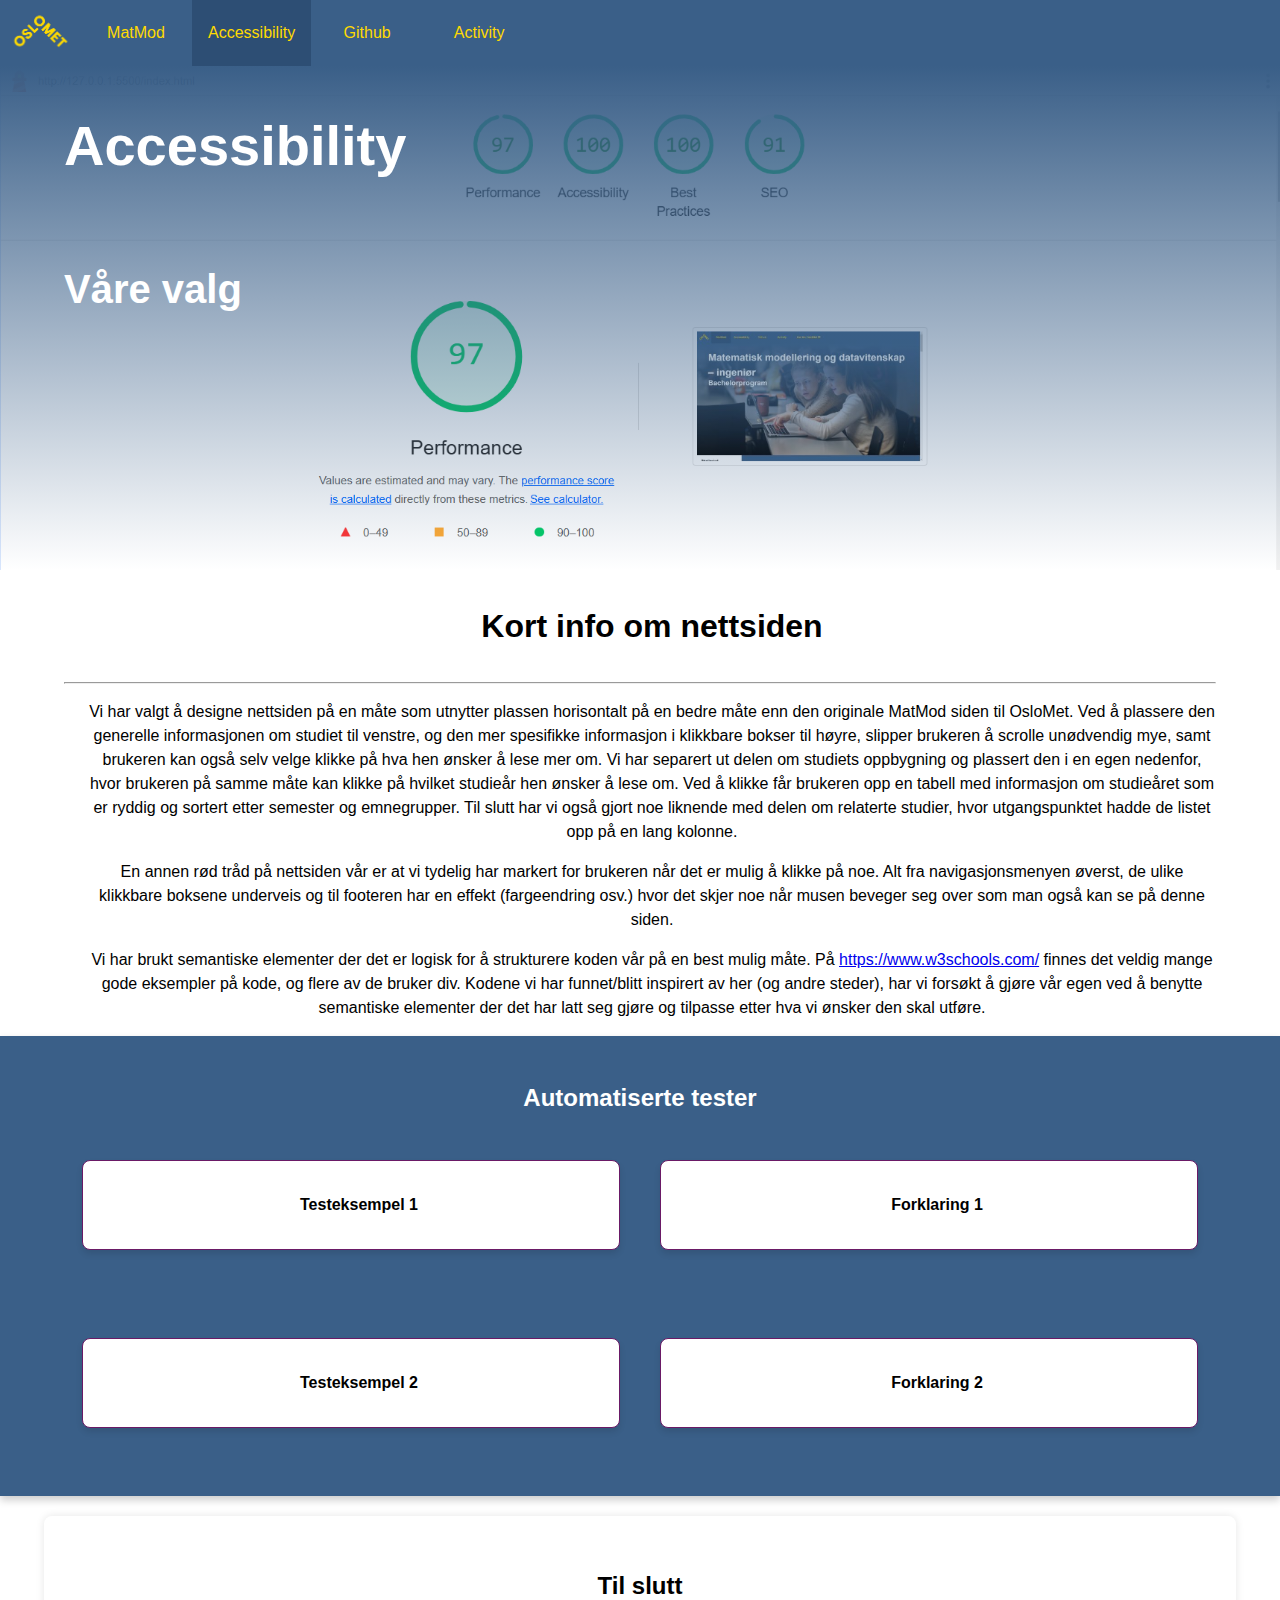
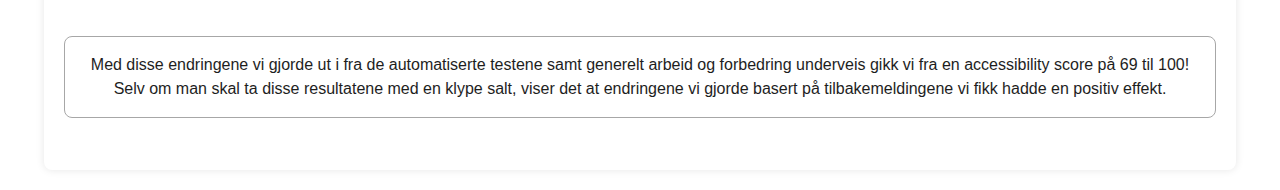
<file: accessibility.html>
<!DOCTYPE html>
<html lang="en">
<head>
    <meta charset="UTF-8">
    <meta name="viewport" content="width=device-width, initial-scale=1.0">
    <link rel="stylesheet" href="css/main.css">
    <!--social media icons are taken from this website: https://cdnjs.com/libraries/font-awesome-->
    <link rel="stylesheet" type="text/css" href="https://cdnjs.cloudflare.com/ajax/libs/font-awesome/6.6.0/css/all.min.css">
    <title>Exam</title>
</head>
<body class="accessibility-page">
    <header> 

        <!-- Navigation bar-->
        <nav class="topnav">
            <a href="https://www.oslomet.no/"><img src="images/oslomet-logo.png" alt="OsloMet - Logo" class="topnav-logo"></a>
            <ul>
                <li><a href="index.html">MatMod</a></li>
                <li><a href="accessibility.html" class="active">Accessibility</a></li>
                <li><a href="github.html">Github</a></li>
                <li><a href="activity.html">Activity</a></li>
            </ul>
        </nav>
    </header>

<!-- Front page picture. H1 and H2 is the title -->
      <div class="frontpage-container">
        <div class="gradient"></div>
          <img src="images/lighthouse-test-final.png" alt="Lighthouse test sammendrag" class="PictureFrontPage">
          <h1>Accessibility</h1>
          <h2>Våre valg</h2>
      </div>   

<!-- Main -->
<main class="accessibility-main">
<!-- Article: Information about our website -->
    <article class="secondary-box">
        <h3>Kort info om nettsiden</h3>
        <hr>
            <p>Vi har valgt å designe nettsiden på en måte som utnytter plassen horisontalt på en bedre måte enn den originale MatMod siden til OsloMet. Ved å plassere den generelle informasjonen om studiet til venstre, og den mer spesifikke informasjon i klikkbare bokser til høyre, slipper brukeren å scrolle unødvendig mye, samt brukeren kan også selv velge klikke på hva hen ønsker å lese mer om. Vi har separert ut delen om studiets oppbygning og plassert den i en egen nedenfor, hvor brukeren på samme måte kan klikke på hvilket studieår hen ønsker å lese om. Ved å klikke får brukeren opp en tabell med informasjon om studieåret som er ryddig og sortert etter semester og emnegrupper. Til slutt har vi også gjort noe liknende med delen om relaterte studier, hvor utgangspunktet hadde de listet opp på en lang kolonne. </p> 
            <p>En annen rød tråd på nettsiden vår er at vi tydelig har markert for brukeren når det er mulig å klikke på noe. Alt fra navigasjonsmenyen øverst, de ulike klikkbare boksene underveis og til footeren har en effekt (fargeendring osv.) hvor det skjer noe når musen beveger seg over som man også kan se på denne siden.</p>
            <p>Vi har brukt semantiske elementer der det er logisk for å strukturere koden vår på en best mulig måte. På <a href="https://www.w3schools.com/">https://www.w3schools.com/</a> finnes det veldig mange gode eksempler på kode, og flere av de bruker div. Kodene vi har funnet/blitt inspirert av her (og andre steder), har vi forsøkt å gjøre vår egen ved å benytte semantiske elementer der det har latt seg gjøre og tilpasse etter hva vi ønsker den skal utføre. </p>
        </article>

<!-- Article: Automated tests -->
<article class="main-box">
    <h3>Automatiserte tester</h3>
        <div class="accordion-container">
            <div class="box">
                <input type="checkbox" id="title1" />
                <label for="title1">Testeksempel 1</label>
                <div class="content">
                    <img src="images/lighthouse-test-first.png" alt="Lighthosue første test">
                    <img src="images/lighthouse-accesibility-test1.png" alt="Tilbakemelding på manglende tekst ved logo">
                </div>
            </div>

            <div class="box">
                <input type="checkbox" id="title2" />
                <label for="title2">Forklaring 1</label>
                <div class="content">
                    <p>Da vi hadde kommet et godt stykke med de mest sentralene delene av index-siden kjørte vi en automatisert test for å få en objektiv vurdering/pekepinn på hvordan siden vår responderer i praksis.</p>
                    <p>Dette var nyttig for oss da vi i dette eksempelet fikk en tilbakemelding på at en tekst ved sosiale medier logoene vil være nyttig for brukeropplevelsen til "screen readers"</p>
                </div>
            </div>

            <div class="box">
                <input type="checkbox" id="title3" />
                <label for="title3">Testeksempel 2</label>
                <div class="content">
                    <img src="images/lighthouse-accesibility-test2.png" alt="Lighthouse test tilbakemelding på tekstfarge">
                    <img src="images/lighthouse-spacing.png" alt="Lightouse test tilbakemelding på spacing">
                </div>
            </div>

            <div class="box">
                <input type="checkbox" id="title4" />
                <label for="title4">Forklaring 2</label>
                <div class="content">
                    <p>I dette eksempelet ble vi observante på at svart tekst på den blå bakgrunnsfargen kan være utfordrende, kanskje til og med umulig for noen, å lese. Dette var noe vi hadde diskutert tidligere og planlagt å endre, men som vi fort kunne ha glemt. I tillegg fikk en tilbakemelding på at vi burde gå over css og komprimere det mer for å forbedre ytelsen.</p>
                    <p>Vi fikk også en tilbakemelding på footeren vår der de ulike lenkene hadde for lite mellomrom som gjorde det utfordrende for mobil brukere.</p>
                </div>
            </div>
        </div>
    </article>
    
<!-- Section: Ending -->
<section class="table-container">
    <h4>Til slutt</h4>
    <div class="content">
        <p>Med disse endringene vi gjorde ut i fra de automatiserte testene samt generelt arbeid og forbedring underveis gikk vi fra en accessibility score på 69 til 100! Selv om man skal ta disse resultatene med en klype salt, viser det at endringene vi gjorde basert på tilbakemeldingene vi fikk hadde en positiv effekt.</p>
        </div>
    </section>
</main>
</body>
</html>
</file>
<file: css/main.css>
/* This is a shared CSS document for 
- index
- accessibility
- github 
- activity

There are titles that explain the purpose of each section of the CSS, we have sections for each html.
The last section at the bottom of the page is all the media queries for all html files. 
Media queries are arranged by which html it belongs to and by scaling pixel ranges, sorted from largest to smallest. */


/* General css */
body, html {
  margin: 0; 
  height: 100%;
  font-family: sans-serif, Arial, Helvetica;
  background-color: #ffffff;
  color:#000;
  line-height: 1.5;
}

/* Primary Backround Color */
header, .dropdown-content, .main-box, .footer {
  background-color: #3A5F88;
  }

/* Backround color White */
.secondary-box, .linkbox, .table-container{
  background-color: white;
}


/* Navbar & footer text color */  
.topnav li a, .dropbtn, .dropdown-content, .footer, .social-links a, .footer-col ul li a {
    color: #FFDA00;
    }

/* White colored text */
.historyButton, .year, th, .social-links a:hover, .newsletter .footer-heading
, .accessibility-page .main-box h3, .github-page .main-box h3, .activity-page .dropbtn,
 .activity-page .dropdown-content a, .text-overlay .activity-page-h1,.parallax-p, .flex-container
{  
color: white;
}

/* css For index */

header{
    text-align: center;
}

/* Navigation bar CSS*/
.topnav ul {
  list-style-type: none; 
  margin: 0;
  padding: 0;
  overflow: hidden;
}
.topnav li, .topnav-logo {
  float: left; /* Horizontal navbar */
}
.topnav li a{
  min-width: 5em;
  display: block; 
  text-align: center;
  padding: 1.32em 1em;
  text-decoration: none;
}
.topnav li a:hover, .dropdown:hover .dropbtn {
  background-color: #4776ab;
}
.active {
  background-color: #2d4e74;
}
.topnav-logo{
  width: 5em;
  height: auto;
}

/* Dropdown menu. On index displayed inside the navbar. On activity page it is no navbar, only a dropdown menu.
   Css regarding functionality is mostly shared (some minor adjustments for the activity page - see activity css), while the design is different */

/* Dropdown button*/
.dropbtn {
  font-size: 1em;
  border: none;
  outline: none;
  padding: 1.5em 1em;
  background-color: inherit;
  min-width: 11.71em;
}
.dropdown-content {
  display: none; /* Hides the content */
  box-shadow: 0em 0.5em 1em 0em rgba(0,0,0,0.2);
  z-index: 1;
  position: absolute;
}
/* Links inside the dropdown */
.dropdown-content a {
  float: none;
  padding: 0.75em 1em;
  text-decoration: none;
  display: inline-block;
}
.dropdown-content a:hover {
  background-color: #ddd;
}
/* Shows the dropdown menu on hover */
.dropdown:hover .dropdown-content {
  display: block;
}

/*frontpage picture*/
.frontpage-container {
  position: relative;
  overflow: hidden;
  background-color: #000;
}
.frontpage-container p {
  left: 0;
  top: 54%;
  width: 15%;
  color: rgb(255, 255, 255);
  padding-left: 5%;
  padding-right: 5%;
  position: absolute;
  white-space: normal;
  font-size: 1rem;
  font-weight: bold;
  background-color: #2d4e74;
  margin-left: 2em;
  padding: 1em;
  border-radius: 1em;
}

/* size on frontpage picture */
.PictureFrontPage {
    width: 100%;
    height: auto;
    object-fit: cover;
    display: block;
}
/* Blue overlay color at the top of the image */
.gradient{ 
  height: 100%;
  width: 100%;
  background-image: linear-gradient(to bottom, #3A5F88, transparent);
  position: absolute;
  top: 0;
  left: 0;
}

/* Style for h1, size, position and color */
h1 {
    font-weight: bolder;
    font-size: 3.5em;
    padding-left: 5%;
    padding-right: 5%;
    top: 0;
    left: 0;
    color: rgb(255, 255, 255);
    position: absolute;
    white-space: normal;
}

/* Style for h2, size, position and color */
h2 {
    top: 4em;
    left: 0;
    font-weight: bold;
    padding-left: 5%;
    padding-right: 5%;
    font-size: 2.5em;
    color: rgb(255, 255, 255);
    position: absolute;
    white-space: normal;
}

/* Flexbox layout for the main container to arrange children horizontally */
main {
    display: flex; 
    flex-wrap: wrap; 
}
/* Styling for the secondary box with width, height, background, and padding */
.secondary-box {
    width: 20%;
    height: auto;
}
.secondary-box h3, .secondary-box p{
  margin-left: 1.5rem; /* rem instead of em for correct alignment */
}
/* Styling for the main box with width, height, background, and padding */
.main-box {
    width: 80%; 
    height: auto; 
    padding: 1.25em; 
    box-shadow: 0 0.25em 0.5em rgba(0, 0, 0, 0.2);
    box-sizing: border-box;
    min-width: 18.75em; 
    flex: 1;
}

.accordion-container{
display: grid;
grid-template-columns: 32.8em 32.8em;
gap: 2.5em;
margin-top: 1.25em;
}

input {
    display: none;
}

label {
    display: block;  
    padding: 2em 0 2em 1em;  
    cursor: pointer;
    background: #ffffff;
    border-radius: 0.5em;
    color: #000000;
    transition: color 0.3s ease;
    font-weight: bold;
    box-shadow: 0 0.25em 0.38em rgba(0, 0, 0, 0.1);
    border: 0.1em solid #6a1a66 ;
    padding-left: 1em;
}

label:hover {
  background: #6a1a66;
  color: rgb(255, 255, 255);
}

.content {
    background: #ffffff;
    border: 1px solid #A7A7A7;
    border-radius: 0.5em;
    color: #1e1e1e;
    overflow: hidden;
    padding-left: 1em;
    padding-right: 1em;
}

input + label + .content {
    display: none;
}

input:checked + label + .content {
    display: block;
    padding-top: 1em;
}
  
  .box{
padding-bottom: 3em;
  }

  h4{
    font-weight: bold;
    font-size: 1.5em;
  }

.profile-container{
    display: flex;
    justify-content: space-between;
    gap: 0.6em;
    max-width: 100%;
    box-sizing: border-box;
    padding: 0 1.25em;
    align-items: center; 
    margin: 0 auto;   
}
  .profile-section{
    display: flex;
    flex-direction: column;
    align-items: flex-start;
    gap: 0.6em;
    width: 50%;
    padding: 3.5em;
    margin-right: 3.75em;
}
.job-title{
    font-size:2em;
    font-weight: bold;
    color: #000;
    margin:0;
}
.profile-section-line{
    width: 95%;
    border-top: 1px solid #000;
    margin:0.3em 0;
}
.profile-content{
    display: flex;
    align-items: center;
    gap: 1.25em;
    width: 100%;
}
.profile-image{
    width: auto;
    height: 11em;
    border-radius: 5%;
    margin-right: 1.25em;
    object-fit: cover;
}
.profile-info{
    display: flex;
    flex-direction: column;
}
.full-name{
    font-size:1.75em ;
    font-weight: 600;
    color: #222;
    margin-bottom: 0;
}
.job-position {
    font-size: 1.15em;
    color: #666;
   margin-bottom: 2px;
}

.contact-info {
    margin-top: 2px;
    font-size: 1em;
    color: #000000;
}
.contact-section{
display: flex;
flex-direction: column;
align-items: flex-start;
gap: 0.6em;
width: 50%;
}
.contact-section-heading{
font-size: 2em;
font-weight:200;
color: #000000;
margin: 0;
margin-bottom: 0.6em;
}
.contact-link{
    font-size: 1.3em;
    color: #000000;
    text-decoration: underline; 
}

  /* Container for the link boxes */
  .interest-container {
    display: grid;
    justify-content: center;
  }

  h5{
    font-size: 2.5em;
  }

  /* creates 3 colons so the boxes will stay 4x2, also ajusting the gap between the boxes */
  .grid {
    display: grid;
    grid-template-columns: repeat(3, 1fr); 
    gap: 5em;
    grid-template-columns: repeat(4, 1fr); 
    gap: 4em;
  }
  
  /* ajust the style and size for the boxes */
  .linkbox {
    width: 18.75em;
    width: 15.6em;
    display: block;
    padding: 1em;
    border: 0.5em solid #d1ebdb;
    border-radius: 0.5em;
    text-align: left;
    font-size: 1em;
    color: #ffffff;
    color: black;
    text-decoration: none;
  }

  .title-header{
    font-weight: bold;
  }
  
  /* applies a subtle box shadow effect when the user hovers over a link box */
  .linkbox:hover {
    transform: scale(1);
    box-shadow: 0 0.25em 0.5em rgba(0, 0, 0, 0.1);
  }
  /* slightly reduces the size of the link box when clicked */
  .linkbox:active {
    transform: scale(0.98);
  }


/*css for students history*/ 
/* Main container with CSS Grid */
.container-student {
  display: grid;
  grid-template-columns: 1fr 1fr; /* Two equal columns */
  background-color: #d1ebdb;
  gap: 1em; 
  width: 100%;
  margin-top: 5em;
}

/* Text section styles */
.text-section {
  grid-column: 1; /* Positions text section in the first column */
  display: flex;
  flex-direction: column;
  justify-content: center;
  gap: 0.9em;
  padding-left: 2em;
  padding-right: 1em;
}

h6, .activity-page h2{ 
  font-size: 2em;
  margin-bottom: 0.6em;
  color: black;
  font-weight: lighter;
}
/* Styling the link to look like a heading */
.historylink {
  font-size: 1.5em;
  color: black; 
  margin-bottom: 1em;
  text-decoration: underline;
  text-decoration-thickness: 2px;
  font-weight: bold;
}
.text-section p {
  font-size: 1em;
  margin-bottom: 0.1em;
  color: black;
}

.historyButton {
  padding: 2%;
  background-color:black;
  border-radius: 0.3em;
  cursor: pointer;
  font-size: 1em;
  width: 20em;
  transition: background-color 0.3s ease;
  text-decoration: none;
  font-weight: bold;
  text-align: center;
  margin-bottom: 2em;
  margin-top: 1em;
}

.historyButton:hover {
  background-color: rgba(31, 31, 31, 0.49);
}

/* Image section styles */
.image-section {
    grid-column: 2; /* Putting the picture in the second grid column */
    max-width: 100%;
    height: auto;
    align-items: center;
    display: block;
    margin: auto;
  }

.table-container {
  width: 90%;
  margin: 1.25em auto;
  padding: 1.25em;
  border-radius: 0.5em;
  box-shadow: 0 0 0.5em rgba(0, 0, 0, 0.1);
}

.year {
  background-color: #2980b9;
  padding: 0.6em;
  margin-top: 1.25em;
  font-size: 1.25em;
  text-align: center;
  border-radius: 0.3em;
}

.semester-box {
  background-color: #ecf0f1;
  margin: 0.6em 0;
  padding: 1.25em;
  border-radius: 0.3em;
}

.semester-title {
  font-size: 1.25em;
  font-weight: bold;
}

table {
  width: 100%;
  margin-top: 1.25em;
  border-collapse: collapse;
}

th, td {
  padding: 0.6em;
  text-align: left;
  border: 1px solid #bdc3c7;
}

th {
  background-color: #2980b9;
}

.subject-title {
  font-weight: bold;
  background-color: #b2d3e7;
  text-align: left;
  padding: 0.3em;
}


/*css for footer */
.footer{
    font-size: 1em;
    padding: 3.125em;
}
.newsletter{
    display: flex;
    justify-content: space-between;
    align-items: center;
    padding: 0.6em 6.25em;
    gap: 2em;
}
.newsletterButton{
    padding: 2%;
    background-color: #000000;
    text-decoration: none;
    font-weight: bold;
    color: #fff;
    border-radius: 0.3em;
}
.newsletterButton:hover {
  background-color: rgba(31, 31, 31, 0.49);
}
.footer-line{
    width: 100%;
    border: none;
    border-top: 2px solid#ffffff;
    margin-top: 3%;
}
.social-links{
    display: flex;
    justify-content: center;
    gap: 3.1em;
    align-items: center;
    margin-top: 3.1em;
    padding: 0.625em;
}
.social-links a {
font-size: 1em;
text-decoration: none;
}
.social-links a:hover{
  transition: 0.3s ease;
}
.social-links i{
  margin-right: 1.25em;
}
.footer-col{
    flex: 1 1 10%;
    box-sizing: border-box;
    list-style: none;
    padding: 0.6em 6.25em;
    width: 50%;
    margin: 0;
}
.oslomet-logo-footer{
    margin:0 0 1.25em 0;
    width: 12.5em;
    height: auto;
}
.footer-row{
    display:flex;
    flex-wrap: wrap;
    justify-content:space-between;
    align-items: flex-start;
    margin-top: 1.25em;
    gap: 1.25em;
}

.footer-col ul{
    list-style:none;
    margin: 0;
    padding: 0;
}   
.footer-heading{
    font-size: 1.2em;
    margin-bottom: 0.6em;
}

.footer-col ul li a{
    font-size: 1em;
    display: block;
    transition: all 0.3s ease;
    padding: 0.6em;
    text-decoration: underline;
}
.footer-col ul li a:hover{
  text-decoration: none;
}


/* Css for accessibility-page and github-page: 

Mostly reused css from Index. However, some minor adjustments compared to index is necessary.
Aside to display on top instead of left*/

   .accessibility-page .table-container .content{
    margin-bottom: 2em;
   }

.accessibility-page, .github-page{
  text-align: center;
}
.accessibility-page .secondary-box h3{
  font-size: 2em;
}
.accessibility-page .main-box h3, .github-page .main-box h3{
  font-size: 1.5em;
}
.accessibility-page .main-box, .accessibility-main img, .github-page .main-box, .github-main img{
  width: 100%;
}
.accessibility-page .secondary-box{
  padding: 0;
  width: 90%;
  justify-content: center;
  padding:0 5%;
}
.accessibility-page .main-box, .github-page .main-box{
  display: flex;
  flex-direction: column;
  align-items: center; 
}
.accessibility-page .accordion-container, .github-page .accordion-container{
  grid-template-columns: repeat(2, 1fr);
  width: 90%;
}
.github-page article{
  flex-direction: column;
}
.github-page h3 {
  font-size: 2.5em;
  margin-bottom: 1.2em;
}
.github-page h4{
  color: #2980b9;
  padding:0 20%;
}
.github-page section p{
  padding:0  20%;
}
.github-page section ul {
  list-style-type: none; 
  padding:0 20%;
}
.github-page section ul li {
  background-color: #ecf0f1; 
  margin-bottom: 0.625em;
  padding: 0.625em;
  border-radius: 0.3em; 
}
.github-main article{
  padding-bottom: 3em;
}

/*Activity css*/

/*Parallax code found here: https://www.w3schools.com/howto/howto_css_parallax.asp */
/*Parallax makes the background content (often a image) move at a diffrent speed than the foreground content while scrolling */
.parallax {
  height: 100%; /* Full height */
  background-attachment: fixed;
  background-position: center;
  background-repeat: no-repeat;
  background-size: cover;
  position: relative;
}

/* Individual parallax images */
/* image source: https://unsplash.com/photos/a-man-taking-a-picture-of-a-body-of-water-YRfoXTJi4Ms 
photographer: Annie Spratt */
.parallax1 {
  background-image: url("../images/fuglekikking.png"); 
}
/* image source: https://unsplash.com/photos/photo-of-flying-owl-ExnAdmi-Asc 
photographer: Todd Steitle */
.parallax2 {
  background-image: url("../images/snowowl.jpg");
}
/* image soruce: https://unsplash.com/photos/three-white-and-black-puffin-birds-on-a-rock-aYgXYoAjacE 
photographer: David Heslop */
.parallax3 {
  background-image: url("../images/puffin.jpg");
}

/* Dropdown css adjustments for activity*/
.activity-page .dropbtn {
  background: rgba(0, 0, 0, 0.5);
  min-width: 7.5em;
}
.activity-page .dropdown {
  position: fixed; /* Dropdown menu sticks to the top of the page*/
  z-index: 1;
}
.activity-page .dropdown-content {
  background-color: inherit;  /* makes the dropdown menu the same color as button */
  color:white;
}
.activity-page .dropdown-content a{
  display: block;
  background: rgba(0, 0, 0, 0.5);
  text-align: center;
}
.activity-page .dropdown-content a:hover, .activity-page .dropdown:hover .dropbtn {
  background-color: #00000057;
}

.activity-page h2{
  position: static;
}

.bird-image-section{
  width: 50%;
  height: auto;
  margin: 1.25em auto;
  display: block;
}

.bird-round{
  width: 100%; /* Full width of the container */
    max-width: 18.75em; /* Optional: set a maximum width */
    aspect-ratio: 1 / 1; /* Ensures the image remains a square */
    border-radius: 50%; /* Makes it circular */
    object-fit: cover; /* Ensures proper scaling within the circle */
    display: block;
    margin: 0 auto; /* Center the image horizontally */
}

.activity-page h3{
  font-size: 2em;
  margin-left: 1em;
  padding-top: 3em;
}

/* Text overlay */
.text-overlay .activity-page-h1,.parallax-p  {
  position: absolute;
  top: 50%;
  left: 50%; /*Top & left combination makes the top left corner of the element centered*/
  transform: translate(-50%, -50%); /*This aligns the elements center with the center of the container*/
  background: rgba(0, 0, 0, 0.5); /* Semi-transparent background */
  padding: 0.5em 1em;
  border-radius: 0.5em; 
  text-align: center;
  margin: 0;
  font-size: 1.8em; 
}

.text-overlay .activity-page-h1 {
  font-size: 3em; /* Set larger font size for activity-h1 */
}

/* Content section between parallax 1 & 2  */
.content-activty {
  padding: 2em;
  text-align: center;
  background-color: rgb(244,244,244);
  color: rgb(51,51,51);
  font-size: 1.2em;
}

/* Grid container */
.grid-container {
  display: grid;
  grid-template-columns: repeat(3, 1fr);
  gap: 1.3em; 
  padding: 1.3em; 
}

/* Individual items */
.item {
  text-align: center; 
  background-color: rgb(168, 236, 231) ;
  padding-top: 1em;
}

/* Circular images */
.round-image {
  width: 100%; 
  max-width: 9.3em; 
  aspect-ratio: 1 / 1;  /* Makes the image a square before rounding */
  border-radius: 50%;
  object-fit: cover; 
  margin: 0 auto; 
}


/* Text below each image */
.text-box {
  margin-top: 0.6em; 
  font-size: 1em;
  color: #333; 
}

.text-box-title{
  font-size: 1.3em;
  font-weight: bold;
}

.title-box{
  padding-left: 1em;
  padding-right: 1em;
}

.flex-container {
  display: flex;
  flex-direction: column;
  gap: 4em; 
  max-width: 50em;
  margin: 0 auto; /* Center the containers */
  padding-top: 4em;
  padding-bottom: 4em;
  padding-left: 2em;
  padding-right: 2em;
}

.flex-box {
  padding: 1.2em;
  border: 1px solid #ccc;
  border-radius: 0.5em;
  background-color: #342812;
  font-weight: lighter;
}

.activity-page h4{
  font-size: 2em;
  margin-left: 2em;
  margin-right: 1em;
}
.picture-info{
  margin-left: 4.1em;
}

/*Base code found here: https://www.w3schools.com/howto/howto_css_flip_card.asp*/
  /* Styles the title text for the flip card */
.flip-card-title{
  font-size: 1em;
}
/* Defines a grid layout to arrange multiple flip cards */
.flip-card-container {
  display: grid;
  grid-template-columns: repeat(2, 1fr); 
  gap: 4em; 
  justify-items: center; 
  padding-bottom: 4em;
padding-top: 4em;
}

  /* Sets up the base styling and dimensions of the flip card, including 3D perspective */
.flip-card {
  background-color: transparent;
  width: 31em;
  height: 18em;
  perspective: 63em; 
}

/* This container is needed to position the front and back side */
.flip-card-inner {
  position: relative;
  width: 100%;
  height: 100%;
  text-align: center;
  transition: transform 0.8s;
  transform-style: preserve-3d;
}

/* Do an horizontal flip when you move the mouse over the flip box container */
.flip-card:hover .flip-card-inner {
  transform: rotateY(180deg);
}

/* Position the front and back side */
.flip-card-front, .flip-card-back {
  position: absolute;
  width: 100%;
  height: 100%;
  backface-visibility: hidden;
}

/* Style the front side (fallback if image is missing) */
.flip-card-front img {
  width: 100%;    
  height: 100%;  
  object-fit: cover;  
  object-position: center; 
}

/* Style the back side */
.flip-card-back {
  background-color:  rgb(168, 236, 231) ;
  color: black;
  transform: rotateY(180deg);
  padding-left: 2em;
  padding-right: 2em;
  width: auto;
}

/* Optional: Styling for the back content */
.flip-card-title {
  font-size: 1.2em;
  margin: 0.62em 0;
  color: black;
}


/* Media query */

/* Media for ultrawide screen 21:9 */
@media (min-width:2400px){
  body{
  font-size: 1.875em;
  }
  .frontpage-container p{
    font-size: 1.3em;
  width: 25%;
  }
}
@media (min-width: 2000px) {
  .accordion-container{
    display: grid;
    grid-template-columns: repeat(3, 1fr);
  }
  .grid{
    grid-template-columns: repeat(3, 1fr);
  }
}

@media (max-width: 1400px) {
  .accordion-container{
    display: grid;
    grid-template-columns: 1fr; 
  }
  .linkbox{
    width: 12.5em;
  }
}

/* The boxes goes from 4 in the width to 2, or switches from 4 columns to 2. and the boxes changes size */
@media (max-width: 1250px){
  .interest-container .grid{
    grid-template-columns: repeat(2, 1fr); 
  }
  .linkbox{
    width: 25em;
  }
}

/* The drop down boxes switches to one column when under 1200px and the gap changes to 1em */
@media (max-width: 1200px) {
  .accordion-container {
    display: grid;
    grid-template-columns: 1fr; 
    gap: 1em; 
  }
}

  @media (max-width: 1100px) {
    /* Change the article to column so the aside scales over the main box */
    main {
          flex-direction: column; 
      }
      .secondary-box,.main-box{
          width: 100%;
          height: auto;
      }
      .frontpage-container p {
        top: 70%;
        width: 80%;
      }

/* Changes the width of the interest linkboxes*/
    .linkbox{
    width:25em;
  }
}

/* Change size of h1 and h2 at 1000px */
@media (max-width: 1000px) {
  h1 {
    font-size: 3em;
  }
  h2{
    font-size: 2em;
  }
  .profile-container{
    font-size: 0.8em;
  }
  .contact-section{
    font-size: 0.8em;
    padding: 0.5em;
  }
}

@media (max-width: 950px) {
  /* Stacks the text over the picture */
  .container-student {
      grid-template-columns: 1fr; /* Stack elements on small screens */
  }
  .text-section, .image-section {
      grid-column: 1; /* Make both sections full-width on small screens */
  }

  /* Changes width of interest linkbox */
      .linkbox{
      width:22em;
    }

    /*  Changes to 1 column*/
      .interest-container .grid{
        grid-template-columns: 1fr; 
      }
      .linkbox{
        width: 31.25em;
        margin-left: 4em;
      }
    }


@media (max-width: 900px) {
    /* Changes to one column and changes the gap*/
    .accordion-container {
      grid-template-columns: 1fr;
      gap: 2em; 
    }
  
    label {
      padding-left: 0.5em; 
    }
  
    .content {
      padding-left: 1em; 
    }
    .grid-container {
      grid-template-columns: repeat(2, 1fr);
    }
  }
  
/* For even smaller screen, switch to 1 column, also changing the gap and the box size*/
    @media (max-width: 820px) {

      .linkbox {
        width: 31.25em
      }
  
      .grid {
          gap: 2.5em;
      }
    }

  @media (max-width: 767px){
    h1 {
        font-size: 2.5em;
      }
      h2{
        font-size: 1.5em;
        margin-top: 1.8em;
      }
    /*accordion container*/
        .accordion-container{
            gap: 1.5em;
        }
        /* Goes from horizontal to vertical navbar */
        .topnav li, .topnav-logo {
            float: none;
        }
        /* Less padding so it covers less of the screen */
        .topnav li a, .dropbtn {
          padding: 0.75em;
        }
        .dropbtn{
          width: 100%;
        }
        /* Dropdown content aligns horizontaly for the same reason as above */
        .topnav .dropdown-content a{
          float: left;
        }
      
        label {
          font-size: 1em; 
          padding-top: 1.5em;
          padding-bottom: 1.5em;
        }
      
        .content {
          padding-left: 0.5em; 
        }
        .profile-container {
            flex-direction: column;
            align-items: center;
            padding: 0 0.6em;
        }
        
    /*profile and contact section*/
        .profile-section {
            width: 98.5%;
            padding: 1.5%; 
            margin-right: 0;  
        }
    
        .contact-section {
            width: 98.5%;
            padding: 1.5%; 
            margin-top: 1.25em; 
        }
    
        .profile-image {
            width: 7.5em;
            height: 7.5em;
            margin-bottom: 1em;
        }
        .section-heading {
            font-size: 2em; 
        }
        .contact-link {
            font-size: 1.5em; 
        }
        h5{
         font-size: 2.2em;
         margin-left: 1em;
      }
        .footer-col{
          flex: 1 1 100%;/*The element is flexible allowing it to start in full witdh, but grow or shrink*/
          padding: 1em;
          width: 100%;
          margin-bottom: 1.8em;
          flex-direction: column;
        }
        .newsletter{
            flex-direction: column;
            align-items: flex-start;
            max-width:100% ;
        }
        .newsletterButton{
            margin-top: 0.625em;
            width: 100%;
        }
      
      .frontpage-container p {
        font-size: 0.75rem;
        top: 60%;
      }
}


/* Table media */
@media (max-width: 650px) {
  table {
    font-size: 1em;
    margin-top: 0.6em;
  }

  th, td {
    padding: 0.5em;
  }

  .semester-title, .year {
    font-size: 1em;
    padding: 0.5em;
  }

  .semester-box {
    padding: 1em;
  }

  .emnefag-title {
    padding: 0.5em;
  }

  .accordion-container{
    grid-template-columns: 1fr; /* Stack columns on smaller screens */
  }
}

@media (max-width: 600px){
    .linkbox{
      width: 25em;
      margin-left: 3em;
    }
  
  h1 {
    font-size: 2em;
  }
  h2{
    font-size: 1em;
    margin-top: 3em;
  }
  .profile-container{
    margin-left: 2em;
  }
}


@media (max-width:574px){

  .topnav .dropdown-content a{
  padding: 0.4em;
  }
  /*accordion container*/
      .accordion-container {
          grid-template-columns: 1fr; 
          gap: 1em; 
      }
      label {
          font-size: 1em; 
          padding-top: 1em;
          padding-bottom: 1em;
      }
      .content {
          padding-left: 0.5em; 
          font-size: 1em; 
      }
  /*profile and contact section*/
      .profile-section, .contact-section {
          padding: 1em;  
      }
      .section-heading {
          font-size: 1.25em;
      }
      .contact-link {
          font-size: 1.2em;
      }
      .profile-image {
          width: 6.25em;
          height: 6.25em;
      }
  /*interest boxes*/
      .linkbox {
          width: 25em
      }
  
  /*footer*/
      .newsletter{
       max-width: 90%;
       padding: 1.2em;
       text-align: center;
      }
      .footer-heading{
        font-size: 0.9em;
       max-width: 100%;
      }
      .newsletterButton{
        font-size: 0.9em;
       max-width: 100%;
      }
      .footer-row{
          flex-direction: column;
          align-items: center;
      }
      .footer-col{
          width: 100%;
          margin-bottom: 1.875em;
      }
      .social-links{
          justify-content: center;
          max-width: 100%;
      }
  }

    @media (max-width: 500px){
      .linkbox{
        width: 18.75em;
        margin-left: 2em;
      }

      h5{
        font-size: 2em;
        margin-left: 1em;
      }
    }
  
  @media (max-width: 470px) {
    h1 {
      font-size: 1.2em;
    }
    h2{
      font-size: 0.7em;
      margin-top: 2em;
    }
    .profile-container{
      padding: 1em;
    }
    .contact-section-heading{
      font-size: 1.5em;
    }
    .social-links{
      font-size: 0.7em;
    }
    .frontpage-container p{
      top: 65%;
      font-size: 0.5em;
    }
  }


  /*only media for accesbility page*/
  @media (max-width: 1200px) {
  .accessibility-page .accordion-container {
      display: grid;
      grid-template-columns: 1fr; 
      gap: 1em; 
    }
  }

  @media (max-width: 900px) {
    /* Changes to one column and changes the gap*/
    .accessibility-page .accordion-container {
      grid-template-columns: 1fr;
      gap: 2em; 
    }
  }

@media (max-width: 767px){
  /*accordion container*/
  .accessibility-page .accordion-container {
    gap: 1.5em;
  }
  }

@media (max-width: 650px){
  .accessibility-page .accordion-container {
    grid-template-columns: 1fr; /* Stack columns on smaller screens */
  }
}

  /*scaling 574px drop down boxes*/
@media (max-width:574px){
/*accordion container*/
  .accessibility-page .accordion-container {          
    grid-template-columns: 1fr; 
    gap: 1em; 
  }
}     
  
/*only Media for GitHub page*/
@media (max-width: 1200px) {
  .github-page .accordion-container {
    display: grid;
    grid-template-columns: 1fr; 
    gap: 1em; 
  }
}

@media (max-width: 900px) {
/* Changes to one column and changes the gap*/
  .github-page .accordion-container {
    grid-template-columns: 1fr;
    gap: 2em; 
  }
}
  
@media (max-width: 768px) {
/*accordion container*/
  .github-page .accordion-container {
    gap: 1.5em;
  }
  .github-page h4,
  .github-page section p,
  .github-page section ul {
    padding: 0 10%;
  }
  .github-page h3 {
   font-size: 2em;
  }
}

@media (max-width: 650px) {
  .github-page .accordion-container {
   grid-template-columns: 1fr; /* Stack columns on smaller screens */
  }
}

/*scaling 574px drop down boxes*/
@media (max-width:574px){
  /*accordion container*/
  .github-page .accordion-container {
    grid-template-columns: 1fr; 
    gap: 1em; 
  }
}

@media (max-width: 480px) {
  .github-page h4,
  .github-page section p,
  .github-page section ul {
    padding: 0 5%; 
  }

  .github-page h3 {
    font-size: 1.8em; 
  }

  .github-page section ul li {
    font-size: 1em;
  } 
}

/*only Media for activity page*/
@media(max-device-width: 1366px) {
  .parallax {
    background-attachment: scroll;
  }
}
/* The flip cards switches to one column when under 1200px*/
@media (max-width: 1200px) {
  .flip-card-container{
    grid-template-columns:1fr; 
  }
}

@media (max-width: 600px){
  .text-overlay .activity-page h1 {
    font-size: 2em; 
  }
  .activity-page h3{
    font-size: 1.5em;
  }
  .grid-container {
    grid-template-columns: 1fr;
  }
  .activity-page h4{
   font-size: 1.5em;
   margin-left: 1em;
   margin-right: 1em;
  }
  .picture-info{
   margin-left: 1.7em;
  }
  .flip-card {
    width: 90%; /* Scales down the card width */
    height: 18.75em; /* Scales down the card height */
    margin: 0 auto; /* Centers the card */
  }

  .flip-card-inner {
    width: 100%;
    height: 100%;
  }

  .flip-card-front {
    width: 100%; /* Ensures the back matches the card dimensions */
    height: 100%; /* Matches the card's height */
    position: absolute; /* Ensures front and back overlap perfectly */
  }

  .flip-card-back {
    padding: 1em; /* Adjust padding for smaller content if needed */
    box-sizing: border-box; /* Ensures padding doesn't affect width/height */
    width: 100%; /* Ensures the back matches the card dimensions */
    height: 100%; /* Matches the card's height */
    position: absolute; /* Ensures front and back overlap perfectly */
  }

  .flip-card-title {
    font-size: 1em; /* Adjust text size */
  }
}

 @media (max-width:480px){
  /*Scalling parallax text */
  .parallax-p {
    font-size: 1.2em; 
    padding: 0.3em 0.6em; 
    line-height: 1.2; 
  }
  .activity-page-h1 {
  font-size: 2em;
  padding: 0.2em 1em ;
  }
  h3.top-bird-text{
      font-size: 1.2em;
    }
  .activity-page h3{
    font-size: 1.2em;
  }
}
</file>
